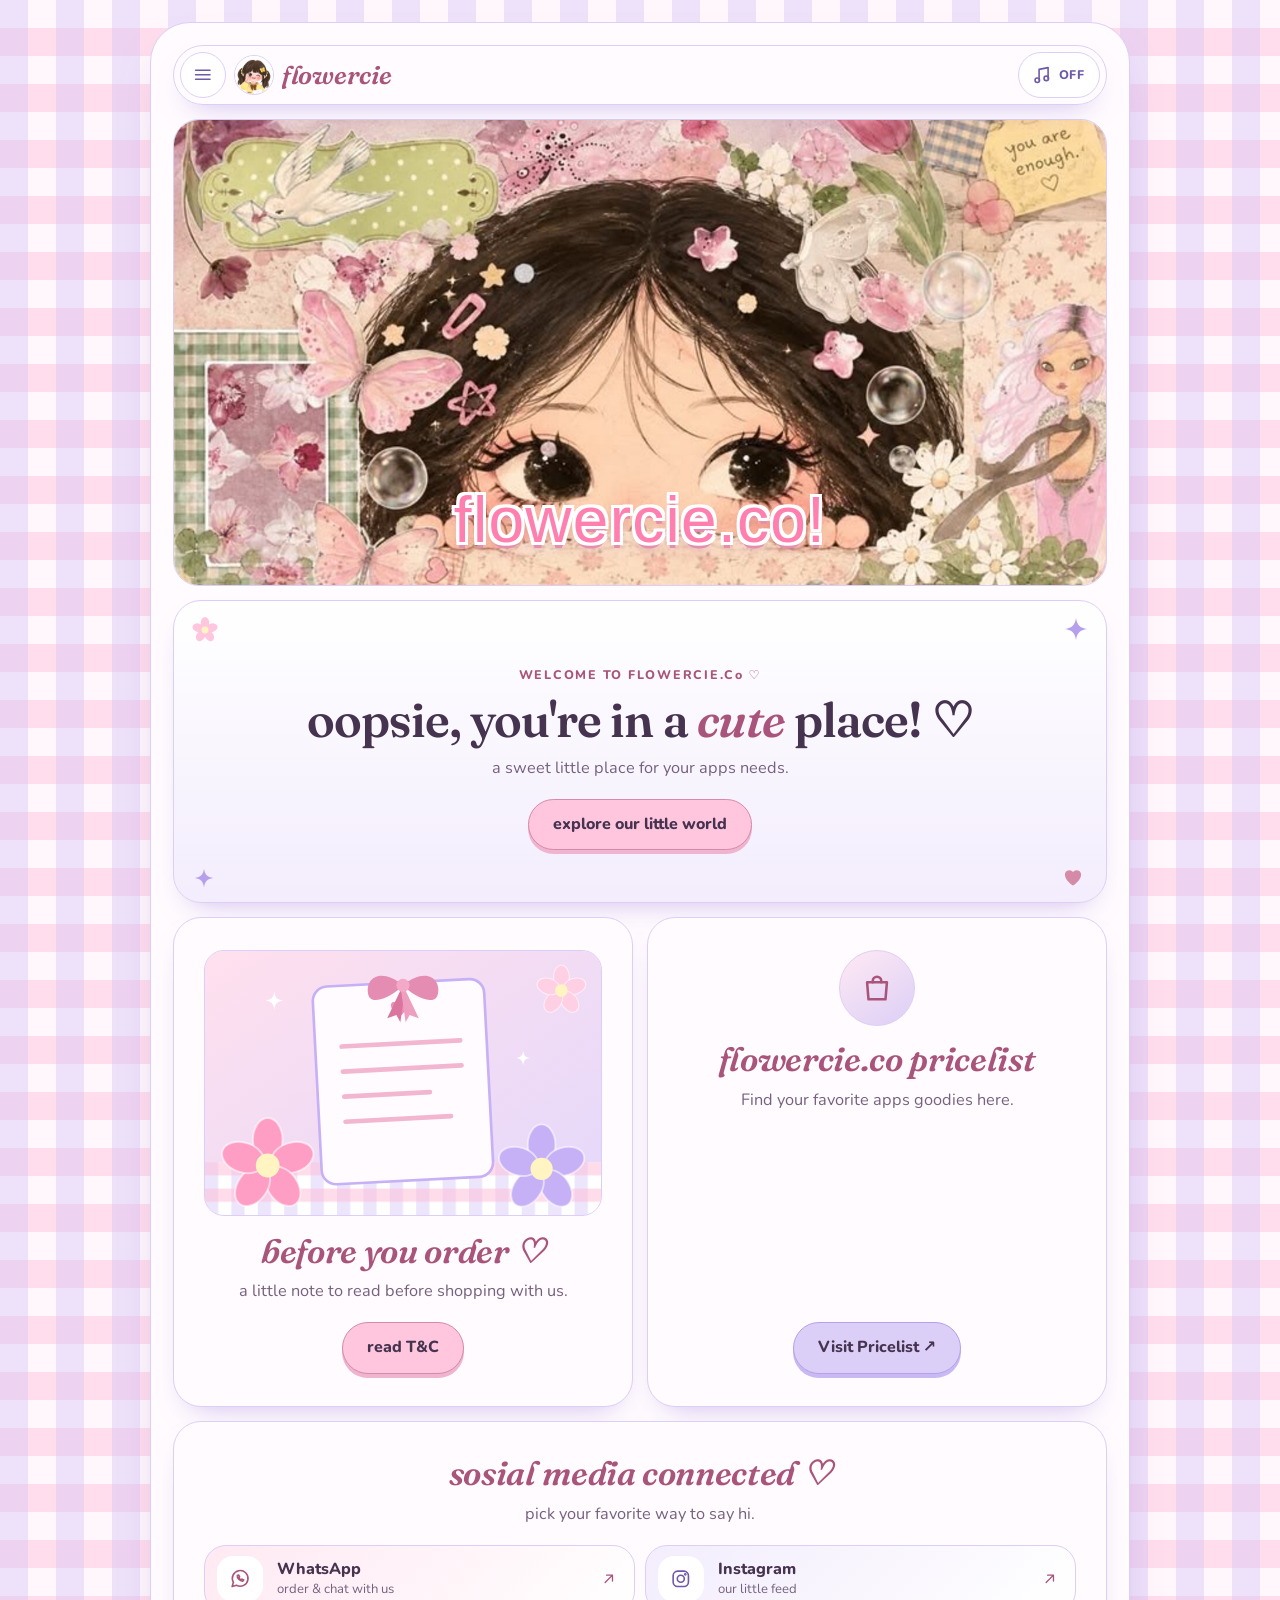
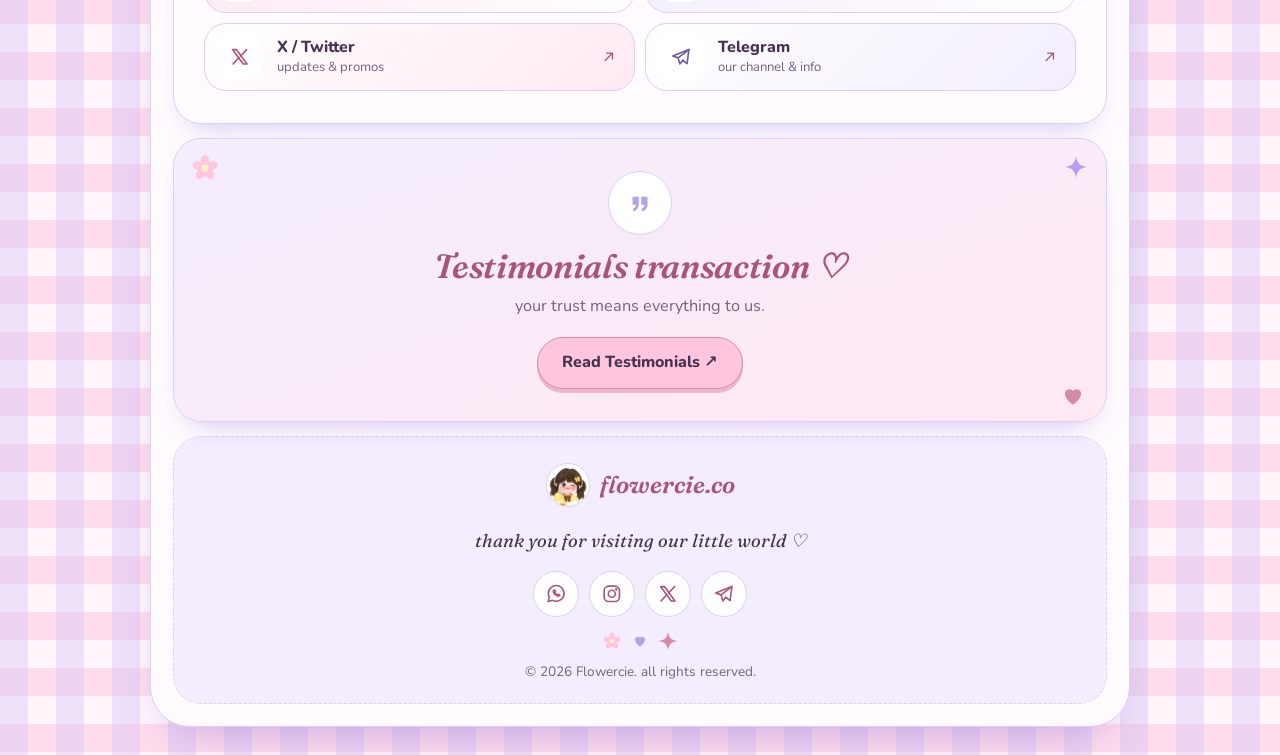
<file: index.html>
<!DOCTYPE html>
<html lang="en">
<head>
<meta charset="utf-8">
<meta name="viewport" content="width=device-width, initial-scale=1, viewport-fit=cover">
<title>Flowercie ♡ flowercie.co</title>
<meta name="description" content="a sweet little place for your apps needs.">
<meta name="theme-color" content="#ffc6de">
<meta property="og:title" content="Flowercie ♡ flowercie.co">
<meta property="og:description" content="a sweet little place for your apps needs.">
<link rel="icon" type="image/png" href="assets/images/favicon.png">
<link rel="preconnect" href="https://fonts.googleapis.com">
<link rel="preconnect" href="https://fonts.gstatic.com" crossorigin>
<link href="https://fonts.googleapis.com/css2?family=Chewy&family=Fraunces:ital,wght@0,400;0,600;1,400;1,600&family=Nunito:wght@400;600;700;800&display=swap" rel="stylesheet">
<link rel="stylesheet" href="style.css">
</head>
<body>
<svg xmlns="http://www.w3.org/2000/svg" style="position:absolute;width:0;height:0;overflow:hidden" aria-hidden="true" focusable="false">
<symbol id="i-menu" viewBox="0 0 24 24"><path d="M4 7h16M4 12h16M4 17h16"/></symbol>
<symbol id="i-close" viewBox="0 0 24 24"><path d="M6 6l12 12M18 6L6 18"/></symbol>
<symbol id="i-note" viewBox="0 0 24 24"><path d="M9 18V6l10-2v12"/><circle cx="7" cy="18" r="2.5"/><circle cx="17" cy="16" r="2.5"/></symbol>
<symbol id="i-ext" viewBox="0 0 24 24"><path d="M7 17 17 7M9 7h8v8"/></symbol>
<symbol id="i-back" viewBox="0 0 24 24"><path d="M15 5l-7 7 7 7"/></symbol>
<symbol id="i-chev" viewBox="0 0 24 24"><path d="M9 5l7 7-7 7"/></symbol>
<symbol id="i-heart" viewBox="0 0 24 24"><path d="M12 20s-7.5-4.6-7.5-10.2A4.2 4.2 0 0 1 12 7.4a4.2 4.2 0 0 1 7.5 2.4C19.5 15.4 12 20 12 20z"/></symbol>
<symbol id="i-bag" viewBox="0 0 24 24"><path d="M5 8h14l-1 12H6L5 8z"/><path d="M9 8V7a3 3 0 0 1 6 0v1"/></symbol>
<symbol id="i-doc" viewBox="0 0 24 24"><path d="M9 4h6v3H9z"/><path d="M7 5H6a1 1 0 0 0-1 1v14a1 1 0 0 0 1 1h12a1 1 0 0 0 1-1V6a1 1 0 0 0-1-1h-1"/><path d="M9 12h6M9 16h4"/></symbol>
<symbol id="i-quote" viewBox="0 0 24 24"><path d="M6 7h5v6c0 3.2-1.7 5.3-4.5 5.6v-2.2c1.3-.4 2-1.4 2-3H6V7zM13 7h5v6c0 3.2-1.7 5.3-4.5 5.6v-2.2c1.3-.4 2-1.4 2-3H13V7z"/></symbol>
<symbol id="i-play" viewBox="0 0 24 24"><path d="M8 5v14l11-7z"/></symbol>
<symbol id="i-pause" viewBox="0 0 24 24"><path d="M7 5h3.5v14H7zM13.5 5H17v14h-3.5z"/></symbol>
<symbol id="i-sparkle" viewBox="0 0 24 24"><path d="M12 1C13 8 16 11 23 12C16 13 13 16 12 23C11 16 8 13 1 12C8 11 11 8 12 1Z"/></symbol>
<symbol id="i-flower" viewBox="0 0 24 24"><g><ellipse cx="12" cy="6.2" rx="3.4" ry="4.6"/><ellipse cx="12" cy="6.2" rx="3.4" ry="4.6" transform="rotate(72 12 12)"/><ellipse cx="12" cy="6.2" rx="3.4" ry="4.6" transform="rotate(144 12 12)"/><ellipse cx="12" cy="6.2" rx="3.4" ry="4.6" transform="rotate(216 12 12)"/><ellipse cx="12" cy="6.2" rx="3.4" ry="4.6" transform="rotate(288 12 12)"/><circle cx="12" cy="12" r="2.8" fill="#fff4c2"/></g></symbol>
<symbol id="i-whatsapp" viewBox="0 0 24 24"><path d="M3.5 20.5l1.4-4.6A8.7 8.7 0 1 1 8.300 19.200z"/><path d="M9.2 8.300c-.3 2.800 2.700 6.200 6 6.400l1.200-1.300-2-1-1 .8c-1-.4-2-1.400-2.400-2.400l.8-1-1-2z"/></symbol>
<symbol id="i-instagram" viewBox="0 0 24 24"><rect x="3.500" y="3.500" width="17" height="17" rx="5"/><circle cx="12" cy="12" r="3.900"/><circle cx="17" cy="7" r=".6" fill="currentColor"/></symbol>
<symbol id="i-x" viewBox="0 0 24 24"><path d="M4 4h4.200l11.800 16h-4.200z"/><path d="M19.500 4l-6.600 7.200M4.500 20l6.600-7.200"/></symbol>
<symbol id="i-telegram" viewBox="0 0 24 24"><path d="M21 4 3 11l6 2.200L11 20l3.200-4.200L19 19.500z"/><path d="M9 13.200 21 4"/></symbol>
</svg>
<div class="shell">
<header class="topbar" id="topbar">
  <nav class="nav" aria-label="Main navigation">
    <button class="icon-btn" id="menuBtn" type="button" aria-label="Open menu" aria-expanded="false" aria-controls="menu"><svg class="ic" aria-hidden="true"><use href="#i-menu"/></svg></button>
    <a class="brand" href="index.html"><img data-img="logo" src="assets/images/logo.png" alt="" width="40" height="40"><span class="brand-name" data-text="storeName">Flowercie</span></a>
    <button class="music-btn" id="musicBtn" type="button" aria-pressed="false" aria-label="Turn music on"><span class="eq" aria-hidden="true"><i></i><i></i><i></i></span><svg class="ic note" aria-hidden="true"><use href="#i-note"/></svg><span class="music-state" id="musicState">OFF</span></button>
  </nav>
  <div class="menu" id="menu" hidden>
    <a href="#welcome">Welcome <svg class="ic" aria-hidden="true"><use href="#i-chev"/></svg></a>
    <a href="terms.html">T&amp;C <svg class="ic" aria-hidden="true"><use href="#i-chev"/></svg></a>
    <a href="#social">Social Links <svg class="ic" aria-hidden="true"><use href="#i-chev"/></svg></a>
    <a href="#testimonials">Testimonials <svg class="ic" aria-hidden="true"><use href="#i-chev"/></svg></a>
  </div>
  <div class="player" id="player" hidden role="group" aria-label="Music player">
    <div class="cover" aria-hidden="true"><svg class="ic" aria-hidden="true"><use href="#i-note"/></svg></div>
    <div class="meta"><strong id="trackTitle">Background music</strong><span id="trackArtist">Flowercie</span></div>
    <button class="play-btn" id="playPause" type="button" aria-label="Play"><svg class="ic ic-fill" aria-hidden="true"><use href="#i-play"/></svg></button>
    <button class="player-close" id="playerClose" type="button" aria-label="Turn music off"><svg class="ic" aria-hidden="true"><use href="#i-close"/></svg></button>
    <div class="bar"><span id="curTime">0:00</span><input id="seek" type="range" min="0" max="100" step="0.1" value="0" aria-label="Seek"><span id="durTime">0:00</span></div>
  </div>
</header>

<div class="hero">
  <img data-img="heroBanner" src="assets/images/hero-banner.jpg" alt="Flowercie banner with flowers and ribbons" width="1600" height="800" fetchpriority="high">
  <h1 class="hero-title" data-text="heroText">flowercie.co!</h1>
</div>

<main>
  <section class="card welcome" id="welcome">
    <span class="deco d1" aria-hidden="true"><svg class="ic-fill"><use href="#i-flower"/></svg></span>
    <span class="deco d2" aria-hidden="true"><svg class="ic-fill"><use href="#i-sparkle"/></svg></span>
    <span class="deco d3" aria-hidden="true"><svg class="ic-fill"><use href="#i-heart"/></svg></span>
    <span class="deco d4" aria-hidden="true"><svg class="ic-fill"><use href="#i-sparkle"/></svg></span>
    <p class="kicker">WELCOME TO FLOWERCIE.Co ♡</p>
    <h2 class="headline">oopsie, you're in a <em>cute</em> place! ♡</h2>
    <p class="desc">a sweet little place for your apps needs.</p>
    <a class="btn" href="#links">explore our little world</a>
  </section>

  <div class="pair" id="links">
    <section class="card" id="tnc">
      <img class="tnc-img" data-img="tncImage" src="assets/images/tnc.svg" alt="A little note with a pink ribbon" width="900" height="600" loading="lazy">
      <h2 class="title">before you order ♡</h2>
      <p class="desc">a little note to read before shopping with us.</p>
      <a class="btn" href="terms.html">read T&amp;C</a>
    </section>

    <section class="card" id="pricelist">
      <div class="badge" aria-hidden="true"><svg class="ic" aria-hidden="true"><use href="#i-bag"/></svg></div>
      <h2 class="title">flowercie.co pricelist</h2>
      <p class="desc">Find your favorite apps goodies here.</p>
      <a class="btn btn-lav" href="#" data-link="pricelistUrl">Visit Pricelist ↗</a>
    </section>
  </div>

  <section class="card" id="social">
    <div class="socials-head">
      <h2 class="title">sosial media connected ♡</h2>
      <p class="desc">pick your favorite way to say hi.</p>
    </div>
    <div class="social-grid">
      <a class="social-btn s-wa" href="#" data-link="whatsappUrl"><span class="ico"><svg class="ic" aria-hidden="true"><use href="#i-whatsapp"/></svg></span><span class="txt"><strong>WhatsApp</strong><small>order &amp; chat with us</small></span><svg class="ic go" aria-hidden="true"><use href="#i-ext"/></svg></a>
      <a class="social-btn s-ig" href="#" data-link="instagramUrl"><span class="ico"><svg class="ic" aria-hidden="true"><use href="#i-instagram"/></svg></span><span class="txt"><strong>Instagram</strong><small>our little feed</small></span><svg class="ic go" aria-hidden="true"><use href="#i-ext"/></svg></a>
      <a class="social-btn s-x" href="#" data-link="xUrl"><span class="ico"><svg class="ic" aria-hidden="true"><use href="#i-x"/></svg></span><span class="txt"><strong>X / Twitter</strong><small>updates &amp; promos</small></span><svg class="ic go" aria-hidden="true"><use href="#i-ext"/></svg></a>
      <a class="social-btn s-tg" href="#" data-link="telegramUrl"><span class="ico"><svg class="ic" aria-hidden="true"><use href="#i-telegram"/></svg></span><span class="txt"><strong>Telegram</strong><small>our channel &amp; info</small></span><svg class="ic go" aria-hidden="true"><use href="#i-ext"/></svg></a>
    </div>
  </section>

  <section class="card testi" id="testimonials">
    <span class="deco d1" aria-hidden="true"><svg class="ic-fill"><use href="#i-flower"/></svg></span>
    <span class="deco d2" aria-hidden="true"><svg class="ic-fill"><use href="#i-sparkle"/></svg></span>
    <span class="deco d3" aria-hidden="true"><svg class="ic-fill"><use href="#i-heart"/></svg></span>
    <div class="quote-ico" aria-hidden="true"><svg class="ic ic-fill" aria-hidden="true"><use href="#i-quote"/></svg></div>
    <h2 class="title">Testimonials transaction ♡</h2>
    <p class="desc">your trust means everything to us.</p>
    <a class="btn" href="#" data-link="testimonialsUrl">Read Testimonials ↗</a>
  </section>
</main>

<footer class="footer" id="footer">
  <a class="footer-logo" href="index.html"><img data-img="logo" src="assets/images/logo.png" alt="" width="44" height="44"><span data-text="storeDomain">flowercie.co</span></a>
  <p class="thanks">thank you for visiting our little world ♡</p>
  <div class="foot-social">
    <a href="#" data-link="whatsappUrl" aria-label="whatsapp"><svg class="ic" aria-hidden="true"><use href="#i-whatsapp"/></svg></a>
    <a href="#" data-link="instagramUrl" aria-label="instagram"><svg class="ic" aria-hidden="true"><use href="#i-instagram"/></svg></a>
    <a href="#" data-link="xUrl" aria-label="x"><svg class="ic" aria-hidden="true"><use href="#i-x"/></svg></a>
    <a href="#" data-link="telegramUrl" aria-label="telegram"><svg class="ic" aria-hidden="true"><use href="#i-telegram"/></svg></a>
  </div>
  <div class="orn" aria-hidden="true"><svg class="ic ic-fill" aria-hidden="true"><use href="#i-flower"/></svg><svg class="ic ic-fill" aria-hidden="true"><use href="#i-heart"/></svg><svg class="ic ic-fill" aria-hidden="true"><use href="#i-sparkle"/></svg></div>
  <p class="copy">© <span data-year>2026</span> Flowercie. all rights reserved.</p>
</footer>
</div>
<div class="toast" id="toast" role="status" aria-live="polite"></div>
<script src="config.js"></script>
<script src="script.js"></script>
</body>
</html>
</file>
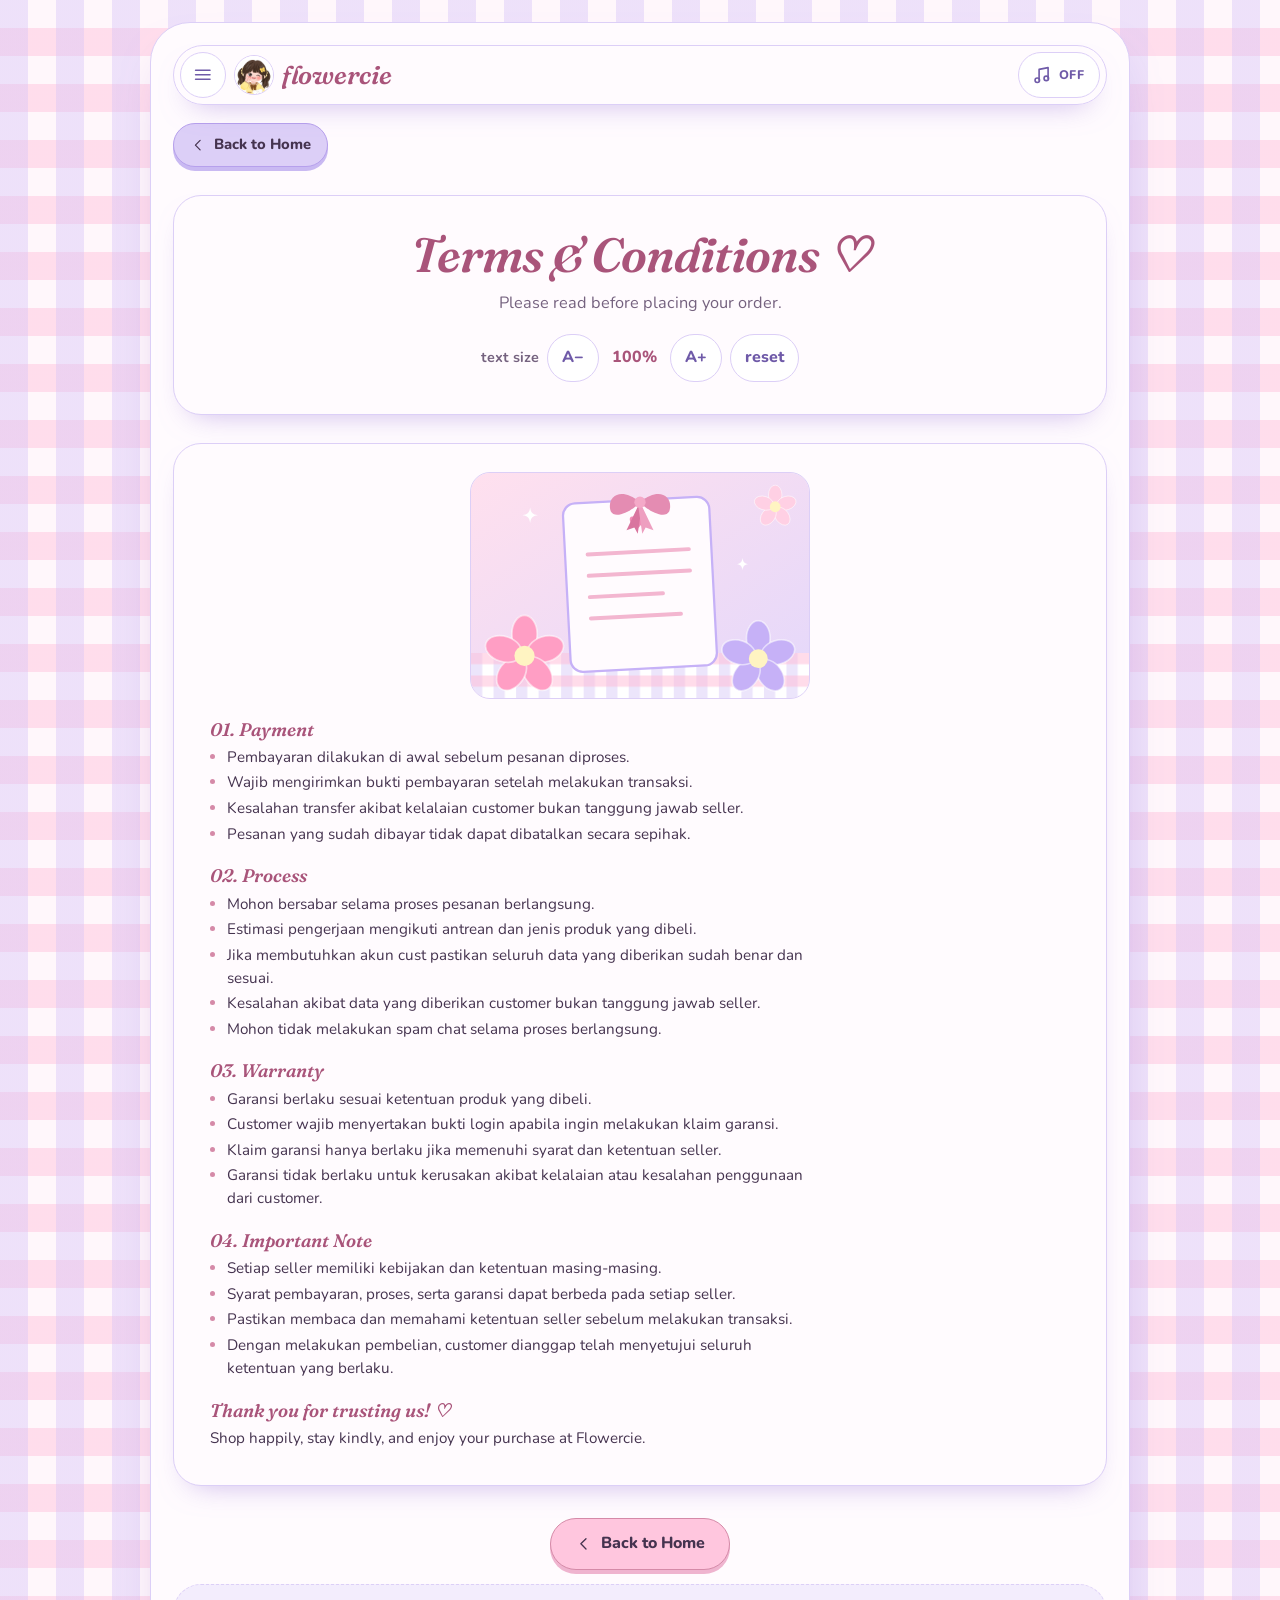
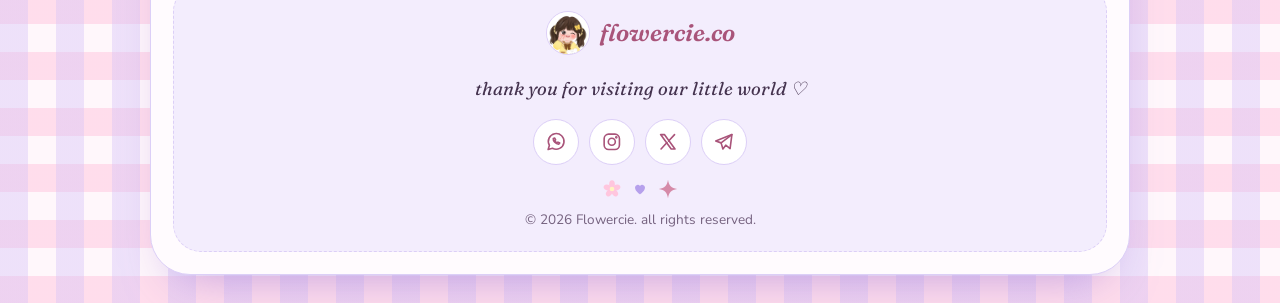
<file: terms.html>
<!DOCTYPE html>
<html lang="en">
<head>
<meta charset="utf-8">
<meta name="viewport" content="width=device-width, initial-scale=1, viewport-fit=cover">
<title>Terms &amp; Conditions ♡ Flowercie</title>
<meta name="description" content="Please read before placing your order.">
<meta name="theme-color" content="#ffc6de">
<meta property="og:title" content="Terms &amp; Conditions ♡ Flowercie">
<meta property="og:description" content="Please read before placing your order.">
<link rel="icon" type="image/png" href="assets/images/favicon.png">
<link rel="preconnect" href="https://fonts.googleapis.com">
<link rel="preconnect" href="https://fonts.gstatic.com" crossorigin>
<link href="https://fonts.googleapis.com/css2?family=Chewy&family=Fraunces:ital,wght@0,400;0,600;1,400;1,600&family=Nunito:wght@400;600;700;800&display=swap" rel="stylesheet">
<link rel="stylesheet" href="style.css">
</head>
<body data-title="Terms &amp; Conditions ♡">
<svg xmlns="http://www.w3.org/2000/svg" style="position:absolute;width:0;height:0;overflow:hidden" aria-hidden="true" focusable="false">
<symbol id="i-menu" viewBox="0 0 24 24"><path d="M4 7h16M4 12h16M4 17h16"/></symbol>
<symbol id="i-close" viewBox="0 0 24 24"><path d="M6 6l12 12M18 6L6 18"/></symbol>
<symbol id="i-note" viewBox="0 0 24 24"><path d="M9 18V6l10-2v12"/><circle cx="7" cy="18" r="2.5"/><circle cx="17" cy="16" r="2.5"/></symbol>
<symbol id="i-ext" viewBox="0 0 24 24"><path d="M7 17 17 7M9 7h8v8"/></symbol>
<symbol id="i-back" viewBox="0 0 24 24"><path d="M15 5l-7 7 7 7"/></symbol>
<symbol id="i-chev" viewBox="0 0 24 24"><path d="M9 5l7 7-7 7"/></symbol>
<symbol id="i-heart" viewBox="0 0 24 24"><path d="M12 20s-7.5-4.6-7.5-10.2A4.2 4.2 0 0 1 12 7.4a4.2 4.2 0 0 1 7.5 2.4C19.5 15.4 12 20 12 20z"/></symbol>
<symbol id="i-bag" viewBox="0 0 24 24"><path d="M5 8h14l-1 12H6L5 8z"/><path d="M9 8V7a3 3 0 0 1 6 0v1"/></symbol>
<symbol id="i-doc" viewBox="0 0 24 24"><path d="M9 4h6v3H9z"/><path d="M7 5H6a1 1 0 0 0-1 1v14a1 1 0 0 0 1 1h12a1 1 0 0 0 1-1V6a1 1 0 0 0-1-1h-1"/><path d="M9 12h6M9 16h4"/></symbol>
<symbol id="i-quote" viewBox="0 0 24 24"><path d="M6 7h5v6c0 3.2-1.7 5.3-4.5 5.6v-2.2c1.3-.4 2-1.4 2-3H6V7zM13 7h5v6c0 3.2-1.7 5.3-4.5 5.6v-2.2c1.3-.4 2-1.4 2-3H13V7z"/></symbol>
<symbol id="i-play" viewBox="0 0 24 24"><path d="M8 5v14l11-7z"/></symbol>
<symbol id="i-pause" viewBox="0 0 24 24"><path d="M7 5h3.5v14H7zM13.5 5H17v14h-3.5z"/></symbol>
<symbol id="i-sparkle" viewBox="0 0 24 24"><path d="M12 1C13 8 16 11 23 12C16 13 13 16 12 23C11 16 8 13 1 12C8 11 11 8 12 1Z"/></symbol>
<symbol id="i-flower" viewBox="0 0 24 24"><g><ellipse cx="12" cy="6.2" rx="3.4" ry="4.6"/><ellipse cx="12" cy="6.2" rx="3.4" ry="4.6" transform="rotate(72 12 12)"/><ellipse cx="12" cy="6.2" rx="3.4" ry="4.6" transform="rotate(144 12 12)"/><ellipse cx="12" cy="6.2" rx="3.4" ry="4.6" transform="rotate(216 12 12)"/><ellipse cx="12" cy="6.2" rx="3.4" ry="4.6" transform="rotate(288 12 12)"/><circle cx="12" cy="12" r="2.8" fill="#fff4c2"/></g></symbol>
<symbol id="i-whatsapp" viewBox="0 0 24 24"><path d="M3.5 20.5l1.4-4.6A8.7 8.7 0 1 1 8.300 19.200z"/><path d="M9.2 8.300c-.3 2.800 2.700 6.200 6 6.400l1.200-1.300-2-1-1 .8c-1-.4-2-1.400-2.400-2.400l.8-1-1-2z"/></symbol>
<symbol id="i-instagram" viewBox="0 0 24 24"><rect x="3.500" y="3.500" width="17" height="17" rx="5"/><circle cx="12" cy="12" r="3.900"/><circle cx="17" cy="7" r=".6" fill="currentColor"/></symbol>
<symbol id="i-x" viewBox="0 0 24 24"><path d="M4 4h4.200l11.800 16h-4.200z"/><path d="M19.500 4l-6.600 7.200M4.500 20l6.600-7.200"/></symbol>
<symbol id="i-telegram" viewBox="0 0 24 24"><path d="M21 4 3 11l6 2.200L11 20l3.200-4.200L19 19.500z"/><path d="M9 13.200 21 4"/></symbol>
</svg>
<div class="shell">
<header class="topbar" id="topbar">
  <nav class="nav" aria-label="Main navigation">
    <button class="icon-btn" id="menuBtn" type="button" aria-label="Open menu" aria-expanded="false" aria-controls="menu"><svg class="ic" aria-hidden="true"><use href="#i-menu"/></svg></button>
    <a class="brand" href="index.html"><img data-img="logo" src="assets/images/logo.png" alt="" width="40" height="40"><span class="brand-name" data-text="storeName">Flowercie</span></a>
    <button class="music-btn" id="musicBtn" type="button" aria-pressed="false" aria-label="Turn music on"><span class="eq" aria-hidden="true"><i></i><i></i><i></i></span><svg class="ic note" aria-hidden="true"><use href="#i-note"/></svg><span class="music-state" id="musicState">OFF</span></button>
  </nav>
  <div class="menu" id="menu" hidden>
    <a href="index.html#welcome">Welcome <svg class="ic" aria-hidden="true"><use href="#i-chev"/></svg></a>
    <a href="terms.html" aria-current="page">T&amp;C <svg class="ic" aria-hidden="true"><use href="#i-chev"/></svg></a>
    <a href="index.html#social">Social Links <svg class="ic" aria-hidden="true"><use href="#i-chev"/></svg></a>
    <a href="index.html#testimonials">Testimonials <svg class="ic" aria-hidden="true"><use href="#i-chev"/></svg></a>
  </div>
  <div class="player" id="player" hidden role="group" aria-label="Music player">
    <div class="cover" aria-hidden="true"><svg class="ic" aria-hidden="true"><use href="#i-note"/></svg></div>
    <div class="meta"><strong id="trackTitle">Background music</strong><span id="trackArtist">Flowercie</span></div>
    <button class="play-btn" id="playPause" type="button" aria-label="Play"><svg class="ic ic-fill" aria-hidden="true"><use href="#i-play"/></svg></button>
    <button class="player-close" id="playerClose" type="button" aria-label="Turn music off"><svg class="ic" aria-hidden="true"><use href="#i-close"/></svg></button>
    <div class="bar"><span id="curTime">0:00</span><input id="seek" type="range" min="0" max="100" step="0.1" value="0" aria-label="Seek"><span id="durTime">0:00</span></div>
  </div>
</header>

<main>
  <div class="back-row"><a class="btn btn-lav btn-small" href="index.html"><svg class="ic" aria-hidden="true"><use href="#i-back"/></svg> Back to Home</a></div>

  <section class="card page-head" id="terms-top">
    <h1 class="headline">Terms &amp; Conditions ♡</h1>
    <p class="desc">Please read before placing your order.</p>
    <div class="size-tools" role="group" aria-label="Text size">
      <span class="label">text size</span>
      <button id="sizeDown" type="button" aria-label="Smaller text">A−</button>
      <output id="sizeOut" aria-live="polite">100%</output>
      <button id="sizeUp" type="button" aria-label="Bigger text">A+</button>
      <button id="sizeReset" type="button" aria-label="Reset text size">reset</button>
    </div>
  </section>

  <section class="card tnc-card" aria-label="Terms and conditions text">
    <img class="tnc-img" data-img="tncImage" src="assets/images/tnc.svg" alt="A little note with a pink ribbon" width="900" height="600">
    <div class="tnc-body" id="tncBody">
      <noscript><p>Please turn on JavaScript to read the terms.</p></noscript>
    </div>
  </section>

  <div class="bottom-back"><a class="btn" href="index.html"><svg class="ic" aria-hidden="true"><use href="#i-back"/></svg> Back to Home</a></div>
</main>

<footer class="footer" id="footer">
  <a class="footer-logo" href="index.html"><img data-img="logo" src="assets/images/logo.png" alt="" width="44" height="44"><span data-text="storeDomain">flowercie.co</span></a>
  <p class="thanks">thank you for visiting our little world ♡</p>
  <div class="foot-social">
    <a href="#" data-link="whatsappUrl" aria-label="whatsapp"><svg class="ic" aria-hidden="true"><use href="#i-whatsapp"/></svg></a>
    <a href="#" data-link="instagramUrl" aria-label="instagram"><svg class="ic" aria-hidden="true"><use href="#i-instagram"/></svg></a>
    <a href="#" data-link="xUrl" aria-label="x"><svg class="ic" aria-hidden="true"><use href="#i-x"/></svg></a>
    <a href="#" data-link="telegramUrl" aria-label="telegram"><svg class="ic" aria-hidden="true"><use href="#i-telegram"/></svg></a>
  </div>
  <div class="orn" aria-hidden="true"><svg class="ic ic-fill" aria-hidden="true"><use href="#i-flower"/></svg><svg class="ic ic-fill" aria-hidden="true"><use href="#i-heart"/></svg><svg class="ic ic-fill" aria-hidden="true"><use href="#i-sparkle"/></svg></div>
  <p class="copy">© <span data-year>2026</span> Flowercie. all rights reserved.</p>
</footer>
</div>
<div class="toast" id="toast" role="status" aria-live="polite"></div>
<script src="config.js"></script>
<script src="script.js"></script>
</body>
</html>
</file>
<file: style.css>
/* ============================================================
   FLOWERCIE — style.css
   Mobile-first. Warna utama ada di :root, gampang diganti.
   ============================================================ */

:root{
  --pink:#ffc6de;
  --pink-soft:#ffe9f3;
  --dusty:#d58aa8;
  --dusty-deep:#a9547a;
  --lav:#dccff7;
  --lav-soft:#f3edfd;
  --purple:#b6a0ec;
  --purple-deep:#6f5aa8;
  --ink:#45334f;
  --ink-soft:#75627f;
  --paper:#fffbfe;
  --serif:'Fraunces','Playfair Display',Georgia,'Times New Roman',serif;
  --sans:'Nunito',system-ui,-apple-system,'Segoe UI',Roboto,Arial,sans-serif;
  --shadow:0 14px 30px -18px rgba(150,115,215,.6);
}

*,*::before,*::after{box-sizing:border-box}
[hidden]{display:none!important}
html{scroll-behavior:smooth;-webkit-text-size-adjust:100%}
body{
  margin:0;
  font-family:var(--sans);
  color:var(--ink);
  line-height:1.6;
  overflow-x:hidden;
  min-height:100vh;
  background-color:#fff7fb;
  background-image:
    linear-gradient(90deg,rgba(214,196,247,.42) 50%,transparent 50%),
    linear-gradient(0deg,rgba(255,186,214,.42) 50%,transparent 50%);
  background-size:56px 56px;
}
img{max-width:100%;display:block}
a{color:inherit}
h1,h2,h3,p{margin:0}

.ic{width:1.35em;height:1.35em;flex:none;fill:none;stroke:currentColor;stroke-width:1.8;stroke-linecap:round;stroke-linejoin:round}
.ic-fill{fill:currentColor;stroke:none}
:focus-visible{outline:3px solid var(--purple);outline-offset:3px;border-radius:12px}

/* ---------- frame ---------- */
.shell{
  width:min(100% - 20px,980px);
  margin:12px auto 28px;
  padding:12px;
  background:var(--paper);
  border:1.5px solid var(--lav);
  border-radius:34px;
  box-shadow:0 24px 50px -26px rgba(150,115,215,.65);
}
section[id],footer[id]{scroll-margin-top:92px}

/* ---------- top bar ---------- */
.topbar{position:sticky;top:8px;z-index:40;margin-bottom:14px}
.nav{
  display:flex;align-items:center;gap:8px;
  padding:6px;
  background:rgba(255,251,254,.94);
  -webkit-backdrop-filter:blur(8px);backdrop-filter:blur(8px);
  border:1.5px solid var(--lav);
  border-radius:999px;
  box-shadow:var(--shadow);
}
.icon-btn,.music-btn{
  height:46px;min-width:46px;
  display:inline-flex;align-items:center;justify-content:center;gap:6px;
  background:#fff;color:var(--purple-deep);
  border:1.5px solid var(--lav);border-radius:999px;
  cursor:pointer;font:inherit;font-weight:800;
  transition:background .2s,transform .2s,border-color .2s;
  -webkit-tap-highlight-color:transparent;
}
.icon-btn:hover,.music-btn:hover{background:var(--lav-soft)}
.icon-btn:active,.music-btn:active{transform:scale(.95)}
.brand{
  display:flex;align-items:center;gap:8px;
  margin-right:auto;min-width:0;
  text-decoration:none;color:var(--dusty-deep);
}
.brand img{width:40px;height:40px;border-radius:50%;border:1.5px solid var(--lav);background:#fff;object-fit:cover}
.brand-name{
  font-family:var(--serif);font-style:italic;font-weight:600;
  font-size:1.4rem;letter-spacing:-.01em;text-transform:lowercase;
  overflow:hidden;text-overflow:ellipsis;white-space:nowrap;
}
.music-btn{padding:0 14px 0 12px}
.music-state{font-size:.78rem;letter-spacing:.06em}
.music-btn.is-on{background:var(--pink);border-color:var(--dusty);color:var(--dusty-deep)}
.eq{display:none;align-items:flex-end;gap:2px;height:14px}
.eq i{width:3px;height:100%;background:currentColor;border-radius:2px;transform-origin:bottom;transform:scaleY(.35)}
.music-btn.is-on .eq{display:inline-flex}
.music-btn.is-on .note{display:none}
.music-btn.is-on .eq i{animation:eq .9s ease-in-out infinite}
.music-btn.is-on .eq i:nth-child(2){animation-delay:.25s}
.music-btn.is-on .eq i:nth-child(3){animation-delay:.5s}
@keyframes eq{0%,100%{transform:scaleY(.3)}50%{transform:scaleY(1)}}

/* menu */
.menu{
  position:absolute;left:0;right:0;top:calc(100% + 8px);
  display:grid;gap:4px;padding:10px;
  background:var(--paper);
  border:1.5px solid var(--lav);border-radius:26px;
  box-shadow:0 22px 40px -22px rgba(150,115,215,.8);
  z-index:5;
}
.menu a{
  display:flex;align-items:center;justify-content:space-between;
  min-height:48px;padding:10px 16px;
  border-radius:18px;text-decoration:none;font-weight:700;
  transition:background .2s;
}
.menu a:hover{background:var(--lav-soft)}
.menu a[aria-current="page"]{background:var(--pink-soft);color:var(--dusty-deep)}
.menu a svg{color:var(--dusty);width:1em;height:1em}
.topbar.menu-open .player{visibility:hidden}

/* music player (apple-music style card) */
.player{
  position:absolute;right:0;top:calc(100% + 8px);
  width:min(340px,100%);
  padding:12px 14px 10px;
  display:grid;grid-template-columns:auto 1fr auto auto;align-items:center;gap:6px 12px;
  background:linear-gradient(155deg,#fff 0%,#f6efff 60%,#ffeaf4 100%);
  border:1.5px solid var(--lav);border-radius:24px;
  box-shadow:0 22px 40px -22px rgba(150,115,215,.85);
}
.cover{
  width:54px;height:54px;border-radius:15px;
  display:grid;place-items:center;
  background:linear-gradient(135deg,var(--pink),var(--purple));
  color:#fff;
}
.cover svg{width:26px;height:26px}
.meta{min-width:0}
.meta strong{display:block;font-weight:800;font-size:.95rem;overflow:hidden;text-overflow:ellipsis;white-space:nowrap}
.meta span{display:block;font-size:.8rem;color:var(--ink-soft);overflow:hidden;text-overflow:ellipsis;white-space:nowrap}
.play-btn,.player-close{
  border:0;cursor:pointer;display:grid;place-items:center;
  width:44px;height:44px;border-radius:50%;
  background:var(--dusty-deep);color:#fff;
  transition:transform .2s;
}
.play-btn:active{transform:scale(.92)}
.player-close{width:34px;height:34px;background:transparent;color:var(--ink-soft);border:1.5px solid var(--lav)}
.player-close svg{width:16px;height:16px}
.bar{grid-column:1/-1;display:flex;align-items:center;gap:8px;font-size:.72rem;color:var(--ink-soft);font-variant-numeric:tabular-nums}
.bar input{flex:1;min-width:0;height:26px;accent-color:var(--dusty-deep);background:transparent}

/* ---------- hero ---------- */
.hero{
  position:relative;overflow:hidden;
  aspect-ratio:16/9;
  background:linear-gradient(135deg,var(--pink-soft),var(--lav-soft));
  border:1.5px solid var(--lav);border-radius:26px;
}
.hero img{width:100%;height:100%;object-fit:cover}
.hero-title{
  position:absolute;left:0;right:0;bottom:0;
  padding:0 12px 3.5%;text-align:center;
  font-family:'Chewy','Fredoka','Baloo 2','Comic Sans MS',cursive,sans-serif;
  font-weight:400;font-style:normal;
  font-size:clamp(2rem,10vw,4rem);letter-spacing:.02em;line-height:1;
  color:#ff7fae;
  text-shadow:
    -3px -3px 0 #fff,3px -3px 0 #fff,-3px 3px 0 #fff,3px 3px 0 #fff,
    0 -3px 0 #fff,0 3px 0 #fff,-3px 0 0 #fff,3px 0 0 #fff,
    0 6px 0 #e48cb2,0 9px 12px rgba(169,84,122,.35);
  pointer-events:none;
}

/* ---------- cards ---------- */
main{display:grid;gap:14px;margin-top:14px}
.card{
  position:relative;
  padding:24px 20px;
  background:var(--paper);
  border:1.5px solid var(--lav);border-radius:28px;
  box-shadow:var(--shadow);
  text-align:center;
}
.kicker{
  font-weight:800;font-size:.78rem;letter-spacing:.14em;
  color:var(--dusty-deep);margin-bottom:8px;
}
.headline{
  font-family:var(--serif);font-weight:600;
  font-size:clamp(1.9rem,8vw,3rem);line-height:1.12;letter-spacing:-.02em;
  color:var(--ink);
}
.headline em{font-style:italic;color:var(--dusty-deep)}
.title{
  font-family:var(--serif);font-weight:600;font-style:italic;
  font-size:clamp(1.55rem,6.4vw,2.1rem);line-height:1.15;letter-spacing:-.01em;
  color:var(--dusty-deep);
}
.desc{margin-top:8px;color:var(--ink-soft);font-size:1.02rem}
.card .btn{margin-top:18px}

.btn{
  display:inline-flex;align-items:center;justify-content:center;gap:8px;
  min-height:50px;padding:12px 24px;
  background:var(--pink);color:var(--ink);
  border:1.5px solid var(--dusty);border-radius:999px;
  box-shadow:0 4px 0 #efb4cf;
  font:inherit;font-weight:800;text-decoration:none;cursor:pointer;
  transition:transform .15s,box-shadow .15s,background .2s;
  -webkit-tap-highlight-color:transparent;
}
.btn:hover{background:#ffb6d3}
.btn:active{transform:translateY(3px);box-shadow:0 1px 0 #efb4cf}
.btn svg{width:1.1em;height:1.1em}
.btn-lav{background:var(--lav);border-color:var(--purple);box-shadow:0 4px 0 #c9b9f2}
.btn-lav:hover{background:#cfc0f4}
.btn-lav:active{box-shadow:0 1px 0 #c9b9f2}
.btn-small{min-height:44px;padding:8px 16px;font-size:.92rem}

/* welcome */
.welcome{padding:52px 22px 40px;background:linear-gradient(180deg,#fff 0%,var(--lav-soft) 100%)}
.welcome .deco,.testi .deco{position:absolute;pointer-events:none}
.deco.d1{top:14px;left:16px;width:30px;color:var(--pink)}
.deco.d2{top:16px;right:18px;width:24px;color:var(--purple)}
.deco.d3{bottom:12px;right:20px;width:26px;color:var(--dusty)}
.deco.d4{bottom:14px;left:20px;width:20px;color:var(--purple)}
.deco{aspect-ratio:1}
.deco svg{width:100%;height:100%;display:block}
.welcome .desc{max-width:30ch;margin-inline:auto}

/* two-up grid */
.pair{display:grid;gap:14px}
.pair .card{display:flex;flex-direction:column;align-items:center}
.pair .card .btn{margin-top:auto}
.pair .card .desc{margin-bottom:18px}
.tnc-img{
  width:100%;height:auto;aspect-ratio:3/2;object-fit:cover;
  border-radius:20px;border:1.5px solid var(--lav);
  margin-bottom:16px;background:var(--lav-soft);
}
.badge{
  width:76px;height:76px;margin-bottom:14px;
  display:grid;place-items:center;
  border-radius:50%;
  background:linear-gradient(145deg,var(--pink-soft),var(--lav));
  border:1.5px solid var(--lav);color:var(--dusty-deep);
}
.badge svg{width:34px;height:34px}

/* socials */
.socials-head{margin-bottom:18px}
.social-grid{display:grid;gap:10px;text-align:left}
.social-btn{
  display:flex;align-items:center;gap:14px;
  min-height:68px;padding:10px 16px 10px 12px;
  border:1.5px solid var(--lav);border-radius:22px;
  text-decoration:none;
  transition:transform .2s,box-shadow .2s;
}
.social-btn:hover{transform:translateY(-2px);box-shadow:0 12px 20px -14px rgba(150,115,215,.9)}
.social-btn:active{transform:scale(.98)}
.social-btn .ico{
  width:46px;height:46px;flex:none;border-radius:16px;
  display:grid;place-items:center;
  background:#fff;color:var(--dusty-deep);border:1.5px solid rgba(255,255,255,.9);
  transition:transform .25s;
}
.social-btn:hover .ico{transform:rotate(-8deg) scale(1.06)}
.social-btn .txt{flex:1;min-width:0}
.social-btn strong{display:block;font-weight:800;line-height:1.2}
.social-btn small{display:block;color:var(--ink-soft);font-size:.82rem;line-height:1.3;margin-top:2px}
.social-btn .go{width:1.1em;height:1.1em;color:var(--dusty-deep)}
.s-wa{background:linear-gradient(135deg,#ffe9f3,#fff)}
.s-ig{background:linear-gradient(135deg,#f3edfd,#fff)}
.s-x{background:linear-gradient(135deg,#fff,#ffe9f3)}
.s-tg{background:linear-gradient(135deg,#fff,#f3edfd)}
.s-ig .ico,.s-tg .ico{color:var(--purple-deep)}

/* testimonials */
.testi{background:linear-gradient(160deg,#f3edfd 0%,#ffe9f3 100%);padding-top:40px}
.quote-ico{
  width:64px;height:64px;margin:0 auto 12px;
  display:grid;place-items:center;border-radius:50%;
  background:#fff;border:1.5px solid var(--lav);color:var(--purple);
}
.quote-ico svg{width:30px;height:30px}

/* footer */
.footer{
  margin-top:14px;padding:26px 18px 20px;text-align:center;
  border:1.5px dashed var(--lav);border-radius:28px;background:var(--lav-soft);
}
.footer-logo{display:inline-flex;align-items:center;gap:10px;text-decoration:none;color:var(--dusty-deep)}
.footer-logo img{width:44px;height:44px;border-radius:50%;border:1.5px solid var(--lav);background:#fff}
.footer-logo span{font-family:var(--serif);font-style:italic;font-weight:600;font-size:1.5rem;text-transform:lowercase}
.thanks{margin-top:10px;font-family:var(--serif);font-style:italic;font-size:1.15rem}
.foot-social{display:flex;justify-content:center;gap:10px;margin:16px 0 14px}
.foot-social a{
  width:46px;height:46px;display:grid;place-items:center;
  background:#fff;color:var(--dusty-deep);
  border:1.5px solid var(--lav);border-radius:50%;
  transition:transform .2s,background .2s;
}
.foot-social a:hover{background:var(--pink-soft);transform:translateY(-2px)}
.orn{display:flex;justify-content:center;align-items:center;gap:10px;color:var(--pink)}
.orn svg{width:20px;height:20px}
.orn svg:nth-child(2){color:var(--purple);width:16px;height:16px}
.orn svg:nth-child(3){color:var(--dusty)}
.copy{margin-top:10px;font-size:.85rem;color:var(--ink-soft)}

/* ---------- terms page ---------- */
.page-head{text-align:center;padding:10px 8px 4px}
.page-head .headline{font-style:italic;color:var(--dusty-deep)}
.back-row{display:flex;justify-content:flex-start;margin:4px 0 14px}
.size-tools{
  display:flex;align-items:center;justify-content:center;gap:8px;
  margin:18px auto 0;flex-wrap:wrap;
}
.size-tools .label{font-weight:700;font-size:.9rem;color:var(--ink-soft)}
.size-tools button{
  min-width:48px;height:48px;padding:0 14px;
  background:#fff;color:var(--purple-deep);
  border:1.5px solid var(--lav);border-radius:999px;
  font:inherit;font-weight:800;cursor:pointer;
  transition:background .2s,transform .15s;
}
.size-tools button:hover{background:var(--lav-soft)}
.size-tools button:active{transform:scale(.94)}
.size-tools output{min-width:3.4em;text-align:center;font-weight:800;color:var(--dusty-deep)}
.tnc-card{text-align:left;margin-top:14px;padding:20px 18px}
.tnc-card .tnc-img{max-width:340px;margin:0 auto 14px}
.tnc-body{font-size:calc(.95rem * var(--tnc-scale,1));line-height:1.5}
.tnc-body h2{
  font-family:var(--serif);font-weight:600;font-style:italic;
  font-size:1.2em;line-height:1.2;color:var(--dusty-deep);
  margin:1.1em 0 .3em;
}
.tnc-body h2:first-child{margin-top:0}
.tnc-body p{margin:0 0 .5em;overflow-wrap:anywhere;max-width:68ch}
.tnc-body ul{margin:0 0 .4em;padding-left:1.15em;max-width:68ch}
.tnc-body li{margin:.18em 0;overflow-wrap:anywhere}
.tnc-body li::marker{color:var(--dusty)}
.bottom-back{display:flex;justify-content:center;margin-top:18px}

/* ---------- toast ---------- */
.toast{
  position:fixed;left:50%;bottom:22px;z-index:100;
  transform:translate(-50%,20px);opacity:0;pointer-events:none;
  max-width:min(92vw,420px);padding:12px 20px;
  background:var(--ink);color:#fff;border-radius:999px;
  font-weight:700;font-size:.92rem;text-align:center;
  transition:opacity .3s,transform .3s;
}
.toast.show{opacity:1;transform:translate(-50%,0)}

/* ---------- bigger screens ---------- */
@media (min-width:520px){
  .social-grid{grid-template-columns:1fr 1fr}
  .shell{padding:16px}
}
@media (min-width:760px){
  .shell{margin-top:22px;padding:22px;border-radius:40px}
  .hero{aspect-ratio:2/1}
  .card{padding:32px 30px}
  .welcome{padding:64px 40px 52px}
  .pair{grid-template-columns:1fr 1fr}
  .brand-name{font-size:1.6rem}
  .menu{left:auto;width:320px}
  .tnc-card{padding:28px 36px}
}
@media (min-width:1000px){
  .social-grid{grid-template-columns:1fr 1fr}
}

@media (prefers-reduced-motion:reduce){
  html{scroll-behavior:auto}
  *,*::before,*::after{animation:none!important;transition:none!important}
}
</file>
